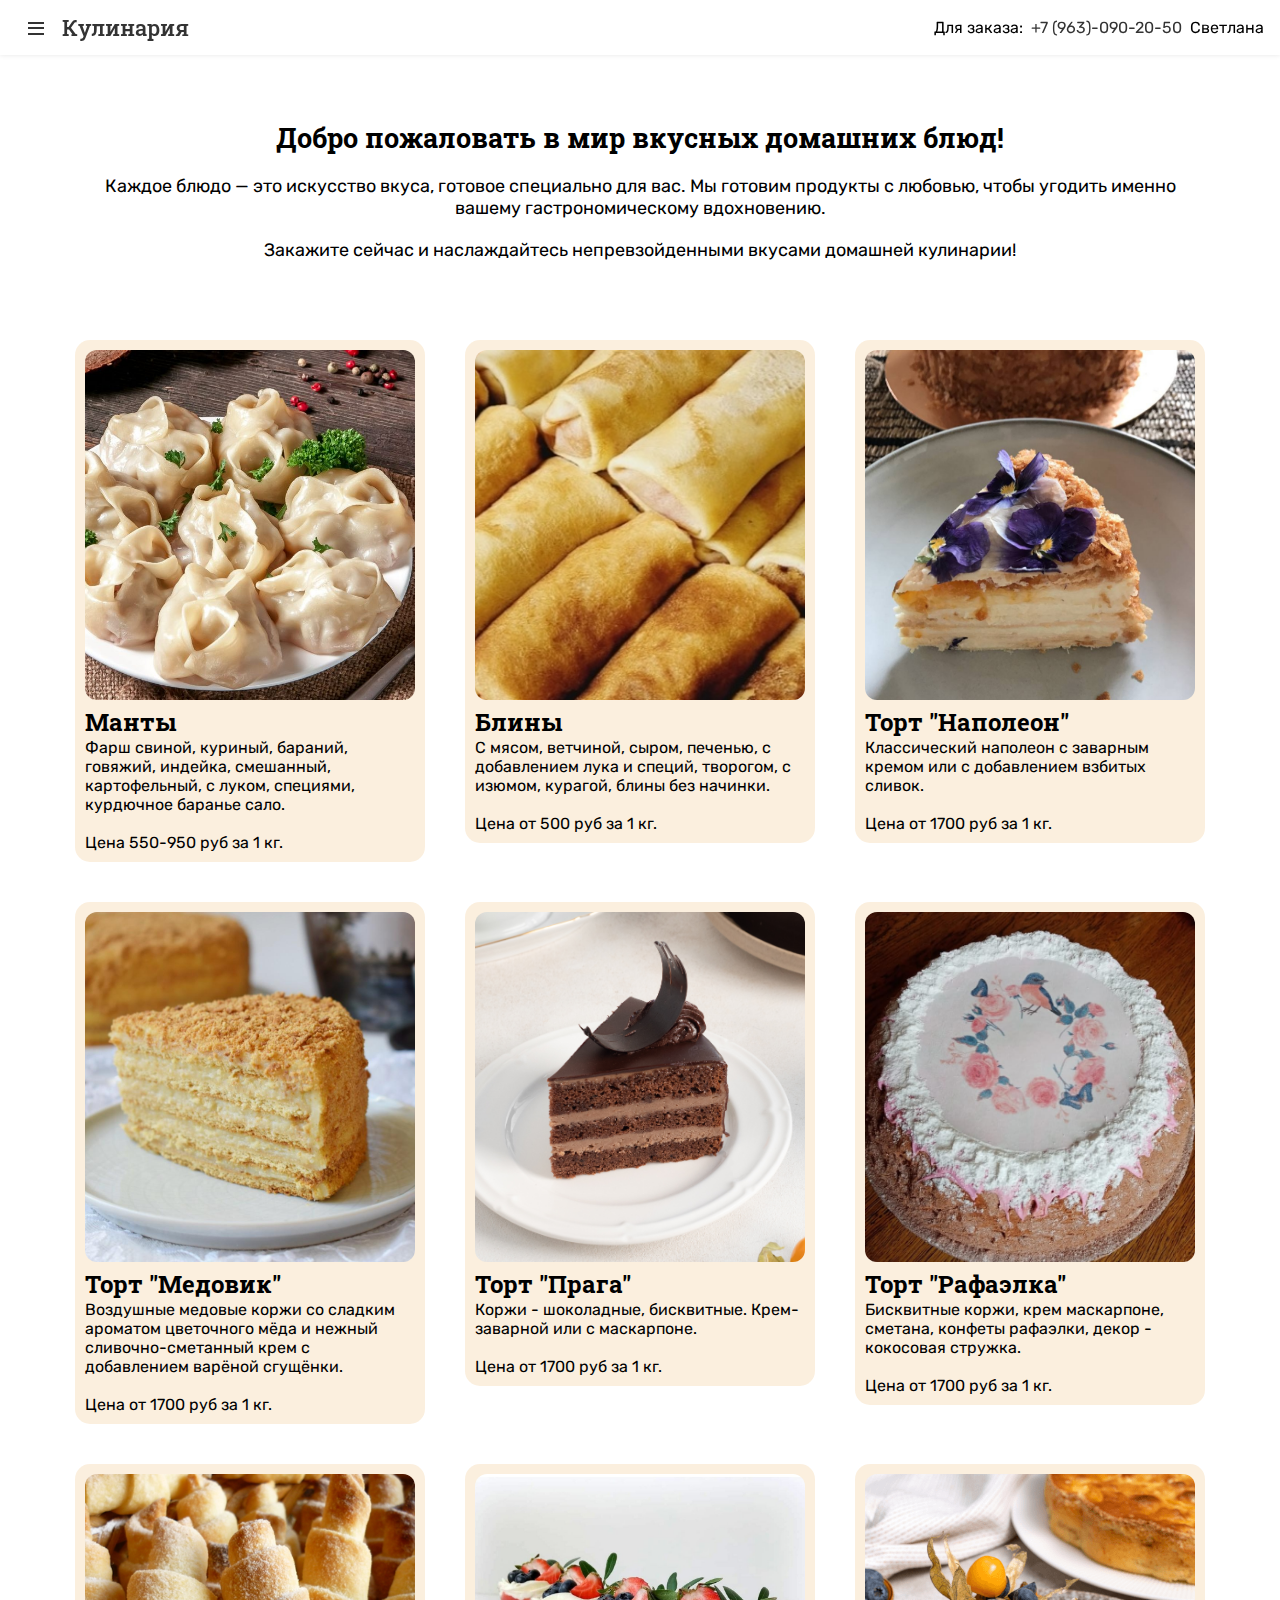
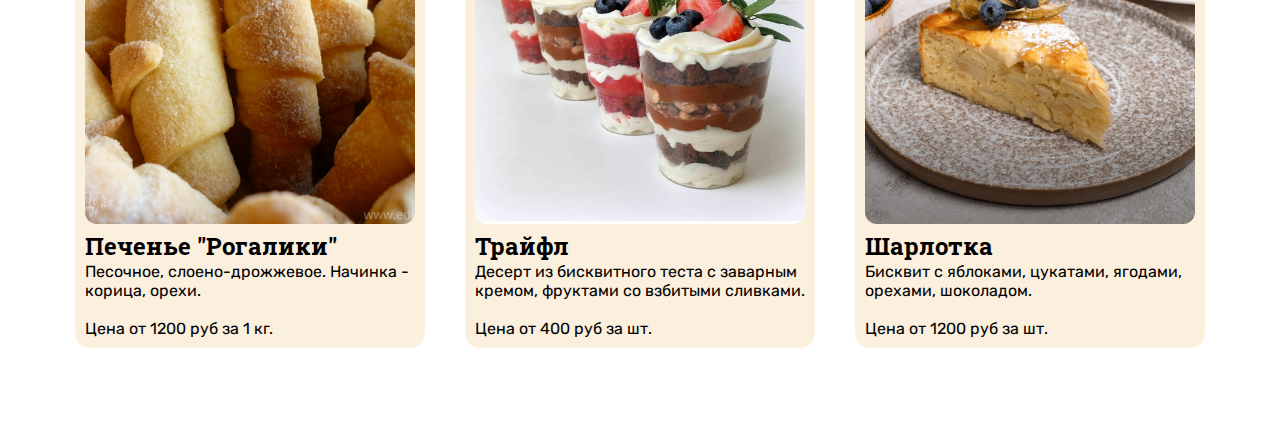
<file: index.html>
<!DOCTYPE html>
<html lang="ru">
<head>
    <link rel="stylesheet" href="style.css">
    <link href='https://unpkg.com/boxicons@2.1.4/css/boxicons.min.css' rel='stylesheet'>
    <link rel="shortcut icon" href="./assets/favicon.png" type="image/x-icon">
    <meta charset="UTF-8">
    <meta name="viewport" content="width=device-width, initial-scale=1.0">
    <title>Кулинария г. Челябинск</title>
</head>
<body>
    <!-- Navigation -->
    <nav>
        <div class="logo">
            <i class="bx bx-menu menu-icon"></i>
            <!-- Logo -->
            <a href="./index.html" class="logo-name">Кулинария</a>
        </div>

        <div class="contacts">
            <div class="contacts info">
            Для заказа: <a href="tel:+79630902050">+7 (963)-090-20-50</a>
            </div>
            <div class="contacts-info">
                Светлана
            </div>
        </div>

        <div class="sidebar">
            <div class="logo">
                <i class="bx bx-menu menu-icon"></i>
                <a href="./index.html" class="logo-name">Кулинария</a>
            </div>
            <div class="sidebar-content">
                <ul class="lists">
                    <li class="list">
                        <div class="nav-link">
                            <span class="link">
                                <i class='bx bx-phone icon'></i>
                                    <a href="tel:+79630902050">+7 (963)-090-20-50</a>
                            </span>
                        </div>
                </li>
                    <li class="list">
                        <a href="./index.html" class="nav-link">
                            <i class='bx bx-home icon'></i>
                            <span class="link">Все продукты</span>
                        </a>
                    </li>
                    <li class="list">
                        <a href="./pages/sugary/sugary.html" class="nav-link">
                            <i class='bx bxs-circle icon2'></i>
                            <span class="link">Кондитерские изделия</span>
                        </a>
                    </li>
                    <li class="list">
                        <a href="./pages/flour/flour.html" class="nav-link">
                            <i class='bx bxs-circle icon2'></i>
                            <span class="link">Горячие блюда</span>
                        </a>
                    </li>
                </ul>
            </div>
        </div>
    </nav>
    <section class="overlay"></section>
<!-- Приветственный текст -->
    <header class="welcome">
        <h2>Добро пожаловать в мир вкусных домашних блюд!</h2>
        <p>Каждое блюдо — это искусство вкуса, готовое специально для вас. Мы готовим 
            продукты с любовью, чтобы угодить именно вашему гастрономическому вдохновению.</p>

        <p>Закажите сейчас и наслаждайтесь непревзойденными вкусами домашней кулинарии!</p>
    </header>
    <!-- Container -->
    <div class="container">
        <!-- Первая карточка -->
        <div class="card">
            <div class="imgBx">
                <img src="./assets/манты1.jpg" alt="Манты">
            </div>
            <div class="content">
                <h2>
                    Манты
                </h2>
                <p>
                    Фарш свиной, куриный, бараний, говяжий, индейка, смешанный, картофельный, с луком, специями,
                    курдючное баранье сало. <br><br>
                    Цена 550-950 руб за 1 кг.
                </p>
            </div>
        </div>
        <!-- Вторая -->
        <div class="card">
            <div class="imgBx">
                <img src="./assets/блины с начинкой.jpg" alt="Блины">
            </div>
            <div class="content">
                <h2>
                    Блины
                </h2>
                <p>
                    С мясом, ветчиной, сыром, печенью, с добавлением лука и специй, творогом, с изюмом, курагой, блины без начинки.<br><br>
                    Цена от 500 руб за 1 кг.
                   
                </p>
            </div>
        </div>
        <!-- Третья -->
        <div class="card">
            <div class="imgBx">
                <img src="./assets/классический наполеон.jpg" alt="Торт Наполеон">
            </div>
            <div class="content">
                <h2>
                    Торт "Наполеон"
                </h2>
                <p>
                    Классический наполеон с заварным кремом или с добавлением взбитых сливок. <br><br>
                    Цена от 1700 руб за 1 кг.
                </p>
            </div>
        </div>
        <!-- Четвертая -->
        <div class="card">
            <div class="imgBx">
                <img src="./assets/медовик1.jpg" alt="Торт Медовик">
            </div>
            <div class="content">
                <h2>
                    Торт "Медовик"
                </h2>
                <p>
                    Воздушные медовые коржи со сладким ароматом цветочного мёда и нежный сливочно-сметанный крем 
                    с добавлением варёной сгущёнки.<br><br>
                    Цена от 1700 руб за 1 кг.
                </p>
            </div>
        </div>
        <!-- Пятая -->
        <div class="card">
            <div class="imgBx">
                <img src="./assets/Торт Прага1.jpg" alt="Торт Прага">
            </div>
            <div class="content">
                <h2>
                    Торт "Прага"
                </h2>
                <p>
                    Коржи - шоколадные, бисквитные.
                    Крем-заварной или с маскарпоне.<br><br>
                    Цена от 1700 руб за 1 кг.

                </p>
            </div>
        </div>
        <!-- шестая -->
        <div class="card">
            <div class="imgBx">
                <img src="./assets/Торт Рафаэлка.jpg" alt="Торт Рафаэлка">
            </div>
            <div class="content">
                <h2>
                    Торт "Рафаэлка"
                </h2>
                <p>
                    Бисквитные коржи, крем маскарпоне, 
                    сметана, конфеты рафаэлки, декор - кокосовая стружка. <br><br>
                    Цена от 1700 руб за 1 кг.
                </p>
            </div>
        </div>
        <!-- седьмая -->
        <div class="card">
            <div class="imgBx">
                <img src="./assets/печенье рогалики1.jpg" alt="Печенье Рогалики">
            </div>
            <div class="content">
                <h2>
                    Печенье "Рогалики"
                </h2>
                <p>
                    Песочное, слоено-дрожжевое. Начинка - корица, орехи.<br><br>
                    Цена от 1200 руб за 1 кг.
                </p>
            </div>
        </div>
        <!-- Восьмая -->
        <div class="card">
            <div class="imgBx">
                <img src="./assets/трайфл1.jpg" alt="Трайфлы">
            </div>
            <div class="content">
                <h2>
                    Трайфл
                </h2>
                <p>
                    Десерт из бисквитного теста с заварным кремом, фруктами со взбитыми сливками.<br><br>
                    Цена от 400 руб за шт.
                </p>
            </div>
        </div>
        <!-- Девятая -->
        <div class="card">
            <div class="imgBx">
                <img src="./assets/шарлотка1.png" alt="Шарлотка">
            </div>
            <div class="content">
                <h2>
                    Шарлотка
                </h2>
                <p>
                    Бисквит с яблоками, цукатами, ягодами, орехами, шоколадом.<br><br>
                    Цена от 1200 руб за шт.
                </p>
            </div>
        </div>
    </div>
        <!-- POPUP -->
        <div class="popup__bg">
            <form class="popup">
                <i class='bx bx-x close-popup'></i>
                <p>
                    Чтобы сделать заказ, позвоните по номеру: <a href="tel:+79630902050">+7 (963)-090-20-50</a> — Светлана
                </p>
            </form>
        </div>
<script src="./script.js"></script>
</body>
</html>
</file>
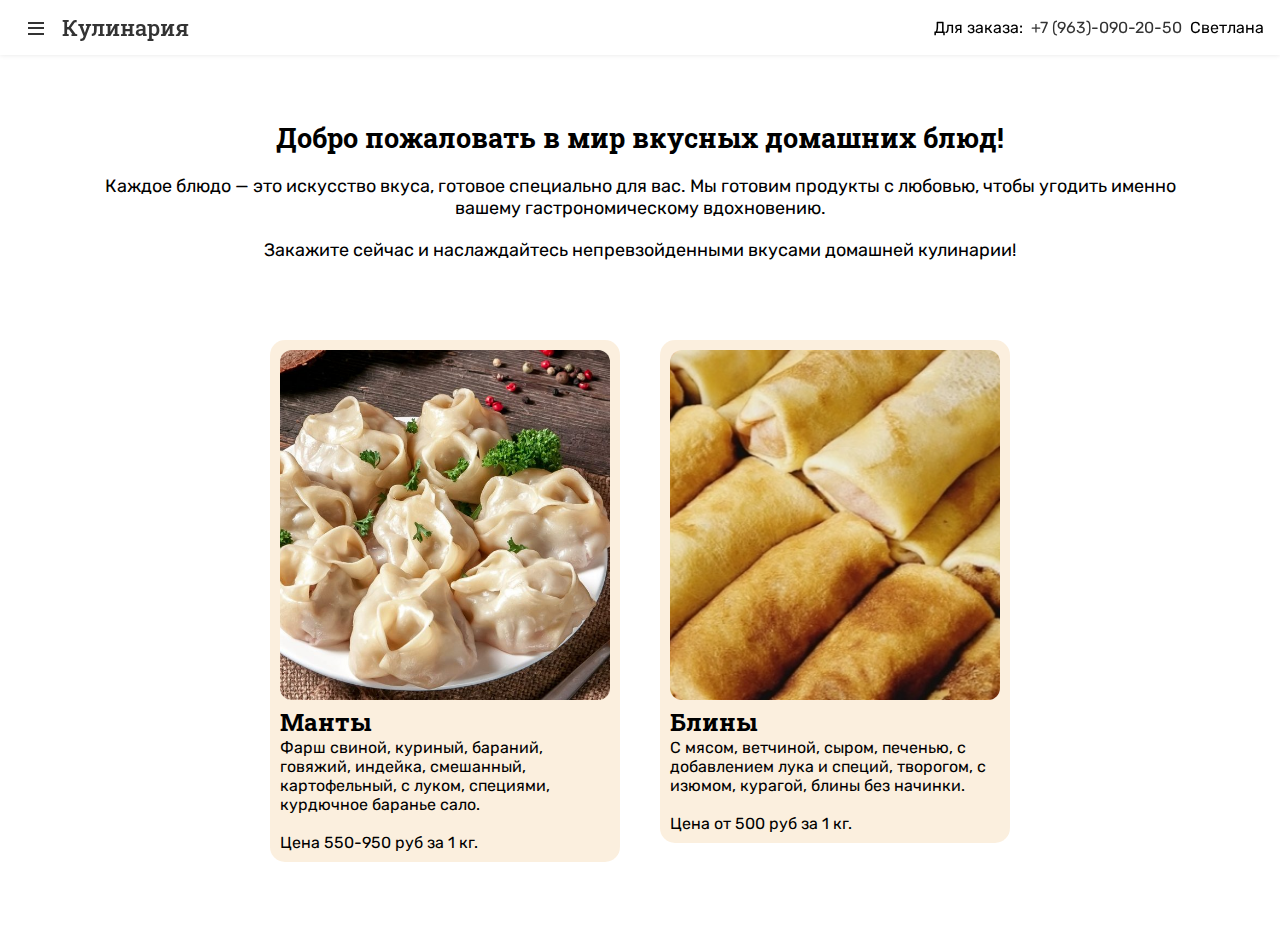
<file: pages/flour/flour.html>
<!DOCTYPE html>
<html lang="ru">
<head>
    <link rel="stylesheet" href="style.css">
    <link href='https://unpkg.com/boxicons@2.1.4/css/boxicons.min.css' rel='stylesheet'>
    <link rel="shortcut icon" href="./assets/favicon.png" type="image/x-icon">
    <meta charset="UTF-8">
    <meta name="viewport" content="width=device-width, initial-scale=1.0">
    <title>Кулинария г. Челябинск</title>
</head>
<body>
    <!-- Navigation -->
    <nav>
        <div class="logo">
            <i class="bx bx-menu menu-icon"></i>
            <!-- Logo -->
            <a href="../../index.html" class="logo-name">Кулинария</a>
        </div>

        <div class="contacts">
            <div class="contacts info">
            Для заказа: <a href="tel:+79630902050">+7 (963)-090-20-50</a>
            </div>
            <div class="contacts-info">
                Светлана
            </div>
        </div>

        <div class="sidebar">
            <div class="logo">
                <i class="bx bx-menu menu-icon"></i>
                <a href="../../index.html" class="logo-name">Кулинария</a>
            </div>
            <div class="sidebar-content">
                <ul class="lists">
                    <li class="list">
                        <div class="nav-link">
                            <span class="link">
                                <i class='bx bx-phone icon'></i>
                                    <a href="tel:+79630902050">+7 (963)-090-20-50</a>
                            </span>
                        </div>
                </li>
                    <li class="list">
                        <a href="../../index.html" class="nav-link">
                            <i class='bx bx-home icon'></i>
                            <span class="link">Все продукты</span>
                        </a>
                    </li>
                    <li class="list">
                        <a href="../sugary/sugary.html" class="nav-link">
                            <i class='bx bxs-circle icon2'></i>
                            <span class="link">Кондитерские изделия</span>
                        </a>
                    </li>
                    <li class="list">
                        <a href="../flour/flour.html" class="nav-link">
                            <i class='bx bxs-circle icon2'></i>
                            <span class="link">Горячие блюда</span>
                        </a>
                    </li>
                </ul>
            </div>
        </div>
    </nav>
    <section class="overlay"></section>
<!-- Приветственный текст -->
    <header class="welcome">
        <h2>Добро пожаловать в мир вкусных домашних блюд!</h2>
        <p>Каждое блюдо — это искусство вкуса, готовое специально для вас. Мы готовим 
            продукты с любовью, чтобы угодить именно вашему гастрономическому вдохновению.</p>

        <p>Закажите сейчас и наслаждайтесь непревзойденными вкусами домашней кулинарии!</p>
    </header>
    <!-- Container -->
    <div class="container">
         <!-- Первая карточка -->
         <div class="card">
            <div class="imgBx">
                <img src="../../assets/манты1.jpg" alt="Манты">
            </div>
            <div class="content">
                <h2>
                    Манты
                </h2>
                <p>
                    Фарш свиной, куриный, бараний, говяжий, индейка, смешанный, картофельный, с луком, специями,
                    курдючное баранье сало. <br><br>
                    Цена 550-950 руб за 1 кг.
                </p>
            </div>
        </div>
        <!-- Вторая -->
        <div class="card">
            <div class="imgBx">
                <img src="../../assets/блины с начинкой.jpg" alt="Блины">
            </div>
            <div class="content">
                <h2>
                    Блины
                </h2>
                <p>
                    С мясом, ветчиной, сыром, печенью, с добавлением лука и специй, творогом, с изюмом, курагой, блины без начинки.<br><br>
                    Цена от 500 руб за 1 кг.
                   
                </p>
            </div>
        </div>
    </div>
        <div class="popup__bg">
            <form class="popup">
                <i class='bx bx-x close-popup'></i>
                <p>
                    Чтобы сделать заказ, позвоните по номеру: <a href="tel:+79630902050">+7 (963)-090-20-50</a> — Светлана
                </p>
            </form>
        </div>
<script src="./script.js"></script>
</body>
</html>
</file>
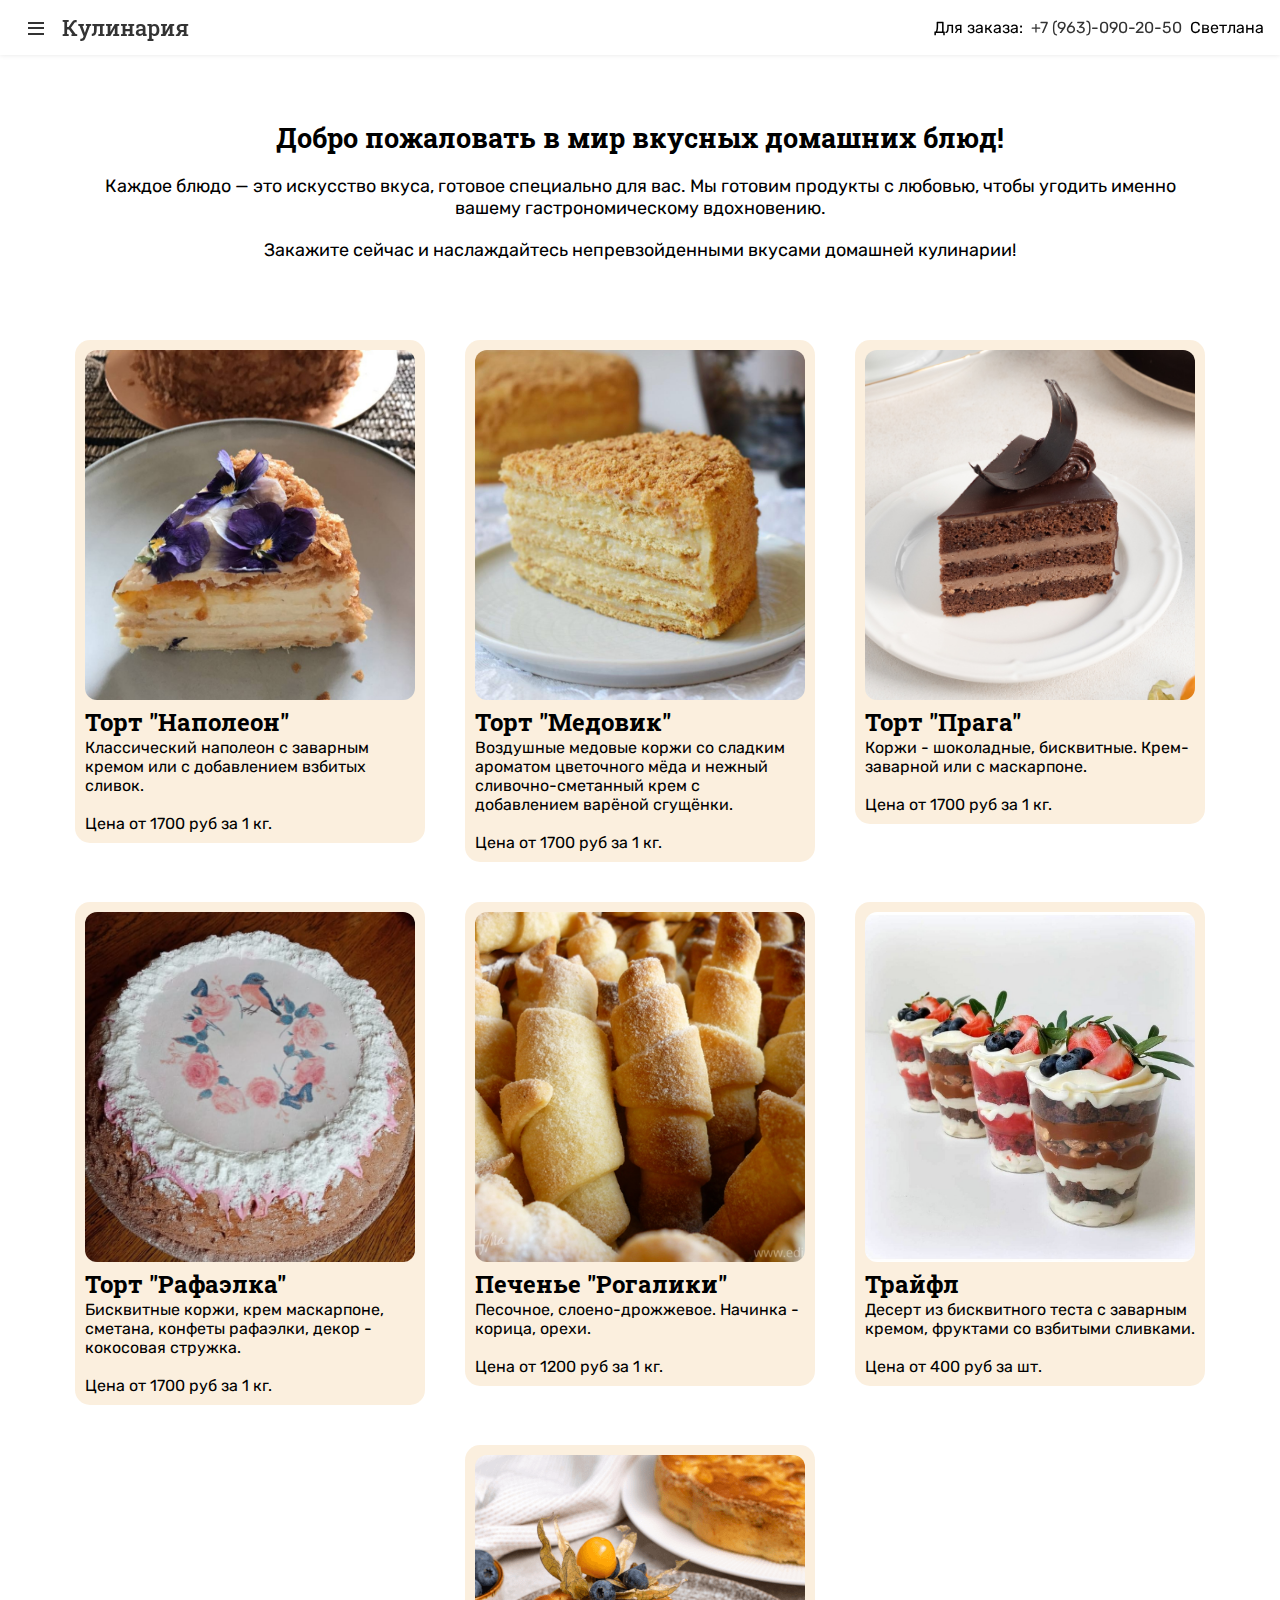
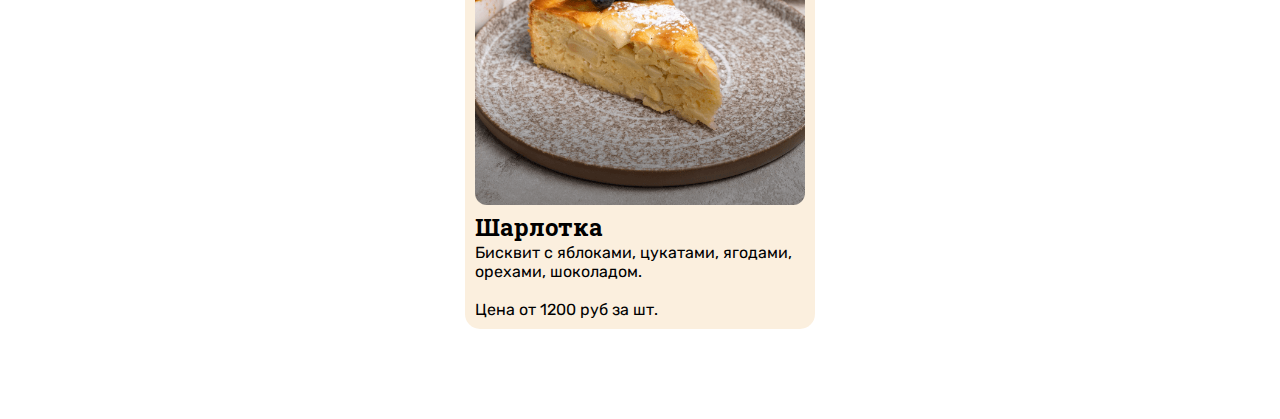
<file: pages/sugary/sugary.html>
<!DOCTYPE html>
<html lang="ru">
<head>
    <link rel="stylesheet" href="style.css">
    <link href='https://unpkg.com/boxicons@2.1.4/css/boxicons.min.css' rel='stylesheet'>
    <link rel="shortcut icon" href="./assets/favicon.png" type="image/x-icon">
    <meta charset="UTF-8">
    <meta name="viewport" content="width=device-width, initial-scale=1.0">
    <title>Кулинария г. Челябинск</title>
</head>
<body>
    <!-- Navigation -->
    <nav>
        <div class="logo">
            <i class="bx bx-menu menu-icon"></i>
            <!-- Logo -->
            <a href="../../index.html" class="logo-name">Кулинария</a>
        </div>

        <div class="contacts">
            <div class="contacts info">
            Для заказа: <a href="tel:+79630902050">+7 (963)-090-20-50</a>
            </div>
            <div class="contacts-info">
                Светлана
            </div>
        </div>

        <div class="sidebar">
            <div class="logo">
                <i class="bx bx-menu menu-icon"></i>
                <a href="../../index.html" class="logo-name">Кулинария</a>
            </div>
            <div class="sidebar-content">
                <ul class="lists">
                    <li class="list">
                        <div class="nav-link">
                            <span class="link">
                                <i class='bx bx-phone icon'></i>
                                    <a href="tel:+79630902050">+7 (963)-090-20-50</a>
                            </span>
                        </div>
                </li>
                    <li class="list">
                        <a href="../../index.html" class="nav-link">
                            <i class='bx bx-home icon'></i>
                            <span class="link">Все продукты</span>
                        </a>
                    </li>
                    <li class="list">
                        <a href="../sugary/sugary.html" class="nav-link">
                            <i class='bx bxs-circle icon2'></i>
                            <span class="link">Кондитерские изделия</span>
                        </a>
                    </li>
                    <li class="list">
                        <a href="../flour/flour.html" class="nav-link">
                            <i class='bx bxs-circle icon2'></i>
                            <span class="link">Горячие блюда</span>
                        </a>
                    </li>
                </ul>
            </div>
        </div>
    </nav>
    <section class="overlay"></section>
<!-- Приветственный текст -->
    <header class="welcome">
        <h2>Добро пожаловать в мир вкусных домашних блюд!</h2>
        <p>Каждое блюдо — это искусство вкуса, готовое специально для вас. Мы готовим 
            продукты с любовью, чтобы угодить именно вашему гастрономическому вдохновению.</p>

        <p>Закажите сейчас и наслаждайтесь непревзойденными вкусами домашней кулинарии!</p>
    </header>
    <!-- Container -->
    <div class="container">
        <!-- Третья -->
        <div class="card">
            <div class="imgBx">
                <img src="../../assets/классический наполеон.jpg" alt="Торт Наполеон">
            </div>
            <div class="content">
                <h2>
                    Торт "Наполеон"
                </h2>
                <p>
                    Классический наполеон с заварным кремом или с добавлением взбитых сливок. <br><br>
                    Цена от 1700 руб за 1 кг.
                </p>
            </div>
        </div>
        <!-- Четвертая -->
        <div class="card">
            <div class="imgBx">
                <img src="../../assets/медовик1.jpg" alt="Торт Медовик">
            </div>
            <div class="content">
                <h2>
                    Торт "Медовик"
                </h2>
                <p>
                    Воздушные медовые коржи со сладким ароматом цветочного мёда и нежный сливочно-сметанный крем 
                    с добавлением варёной сгущёнки.<br><br>
                    Цена от 1700 руб за 1 кг.
                </p>
            </div>
        </div>
        <!-- Пятая -->
        <div class="card">
            <div class="imgBx">
                <img src="../../assets/Торт Прага1.jpg" alt="Торт Прага">
            </div>
            <div class="content">
                <h2>
                    Торт "Прага"
                </h2>
                <p>
                    Коржи - шоколадные, бисквитные.
                    Крем-заварной или с маскарпоне.<br><br>
                    Цена от 1700 руб за 1 кг.

                </p>
            </div>
        </div>
        <!-- шестая -->
        <div class="card">
            <div class="imgBx">
                <img src="../../assets/Торт Рафаэлка.jpg" alt="Торт Рафаэлка">
            </div>
            <div class="content">
                <h2>
                    Торт "Рафаэлка"
                </h2>
                <p>
                    Бисквитные коржи, крем маскарпоне, 
                    сметана, конфеты рафаэлки, декор - кокосовая стружка. <br><br>
                    Цена от 1700 руб за 1 кг.
                </p>
            </div>
        </div>
        <!-- седьмая -->
        <div class="card">
            <div class="imgBx">
                <img src="../../assets/печенье рогалики1.jpg" alt="Печенье Рогалики">
            </div>
            <div class="content">
                <h2>
                    Печенье "Рогалики"
                </h2>
                <p>
                    Песочное, слоено-дрожжевое. Начинка - корица, орехи.<br><br>
                    Цена от 1200 руб за 1 кг.
                </p>
            </div>
        </div>
        <!-- Восьмая -->
        <div class="card">
            <div class="imgBx">
                <img src="../../assets/трайфл1.jpg" alt="Трайфлы">
            </div>
            <div class="content">
                <h2>
                    Трайфл
                </h2>
                <p>
                    Десерт из бисквитного теста с заварным кремом, фруктами со взбитыми сливками.<br><br>
                    Цена от 400 руб за шт.
                </p>
            </div>
        </div>
        <!-- Девятая -->
        <div class="card">
            <div class="imgBx">
                <img src="../../assets/шарлотка1.png" alt="Шарлотка">
            </div>
            <div class="content">
                <h2>
                    Шарлотка
                </h2>
                <p>
                    Бисквит с яблоками, цукатами, ягодами, орехами, шоколадом.<br><br>
                    Цена от 1200 руб за шт.
                </p>
            </div>
        </div>
        </div>
        <!-- POPUP -->
        <div class="popup__bg">
            <form class="popup">
                <i class='bx bx-x close-popup'></i>
                <p>
                    Чтобы сделать заказ, позвоните по номеру: <a href="tel:+79630902050">+7 (963)-090-20-50</a> — Светлана
                </p>
            </form>
        </div>
<script src="./script.js"></script>
</body>
</html>
</file>
<file: style.css>
@import url('https://fonts.googleapis.com/css2?family=Roboto+Slab:wght@600&family=Rubik:wght@300;400;500&display=swap');/* Mobile */
*{
    margin: 0;
    padding: 0;
    box-sizing: border-box;
    font-family: 'Rubik', sans-serif;
}
a{
    text-decoration: none;
    color:#333;
}
h1,h2,h3,h4,h5,h6{
    font-family: 'Roboto Slab', serif;
}
body{
    min-height: 100%;
    background: white;
}
nav{
    position: fixed;
    top: 0px;
    left: 0;
    height: 55px;
    width: 100%;
    display: flex;
    align-items: center;
    background: white;
    box-shadow: 0 0 5px rgba(0, 0, 0, 0.1);
    z-index: 1;
}
nav .logo{
    display: flex;
    align-items: center;
    margin: 0 24px;
}
.logo .menu-icon{
    color: #333;
    font-size: 24px;
    margin-top: 2px;
    margin-right: 14px;
    cursor: pointer;
}
.logo .logo-name{
    color: #333;
    font-size: 22px;
    font-weight: 500;
    font-family: 'Roboto Slab', serif;
}
nav .sidebar{
    position: fixed;
    top: 0;
    left: -100%;
    height: 100%;
    width: 260px;
    padding: 15px 0;
    background-color: #fff;
    box-shadow: 0 5px 10px rgba(0, 0, 0, 0.1);
    transition: all 0.4s ease;
}
nav.open .sidebar{
    left: 0;
}
.sidebar .sidebar-content{
    padding: 30px 16px;
}
.sidebar-content .list{
    list-style: none;
}
.list .nav-link{
    display: flex;
    align-items: center;
    text-decoration: none;
    padding: 10px 12px;
    border-radius: 8px;
}
.nav-link:hover{
    background-color: #b6b6b6;
}
.nav-link .icon{
    margin-right: 14px;
    font-size: 20px;
    color: #707070;
}
.nav-link .icon2{
    margin-right: 20px;
    margin-left: 4px;
    font-size: 10px;
    color: #707070;
}
.nav-link .link{
    font-size: 16px;
    color: #707070;
    font-weight: 400;
}
.nav-link:hover .icon,
.nav-link:hover .link{
    color: #fff;
}
.overlay{
    position: fixed;
    top: 0;
    left: -100%;
    height: 100vh;
    width: 200%;
    opacity: 0;
    pointer-events: none;
    transition: all 0.4s ease;
    background: rgba(0, 0, 0, 0.3);
    z-index: 1;
}
nav.open ~ .overlay{
    opacity: 1;
    left: 260px;
    pointer-events: auto;
}
.contacts{
    display: none;
    width: 100%;
    align-items: center;
    justify-content: flex-end;
    gap: 8px;
}
.contacts .contacts-info{
    padding-right: 16px;
}
.welcome{
    display: flex;
    flex-direction: column;
    height: 20vh;
    margin-top: 150px;
    margin-bottom: 90px;
    padding: 20px;
    justify-content: center;
    align-items: center;
    text-align: center;
    gap: 20px;
}
.container{
    display: flex;
    flex-direction: column;
    position: relative;
    padding: 0px 10px;
    margin: 70px 0px;
    width: 100%;
    height: 100%;
    /* background-color: rgba(0, 0, 0, 0.3); */
    justify-content: flex-start;
    align-items: center;
}
.container .card{
    padding: 10px;
    width: 300px;
    background-color: #e08c0f23;
    border-radius: 15px;
    margin: 10px;
    cursor: pointer;
}
.container img{
    max-width:100%;
    min-width:100%;
    height: 240px;
    object-fit: cover;
    border-radius: 12px;
}
.card .content{
    padding-top: 2px;
    font-size:16px;
}

/* POPUP mobile*/
.popup__bg{
    position: fixed;
    top: 0;
    left: 0;
    width: 100%;
    height: 100vh;
    background: rgba(0, 0, 0, 0.3);
    opacity: 0;
    pointer-events: none;
    transition: 0.5s all;
    z-index: 2;
}
.popup__bg.active{
    opacity: 1;
    pointer-events: all;
    transition: 0.5s all;
}
.popup{
    position: absolute;
    top: 50%;
    left: 50%;
    transform: translate(-50%, -50%);
    background: #fff;
    width: 300px;
    padding: 18px;
    border-radius: 5px;
    text-align: center;
    justify-content: center;
}
.close-popup{
    position: absolute;
    top: 0px;
    right: 0px;
    cursor: pointer;
    font-size: 26px;
}


/* Small tablet menu */
@media all and (min-width:425px){
    .welcome{
        margin-top: 100px;
        margin-bottom: 0px;
    }
    .container{
       flex-wrap: wrap;
       flex-direction: row;
       justify-content: center;
       align-items: flex-start;
       padding: 0px 5px;
    }
    .container img{
        width: 180px;
        height: 160px;
    }
    .container .card{
        width: 185px;
        margin: 6px;
    }
    .card .content{
        font-size:10px;
    }
    .contacts{
        display: flex;
    }
    .popup{
        width: 350px;
        padding: 23px;
    }
}

/* Tablet */
@media all and (min-width:485px){
    .welcome{
        margin-top: 100px;
        margin-bottom: 0px;
    }
    .container{
       flex-wrap: wrap;
       flex-direction: row;
       justify-content: space-around;
       align-items: flex-start;
       padding: 0px 10px;
       margin-top: 40px;
    }
    .container img{
        width: 180px;
        height: 180px;
    }
    .container .card{
        width: 200px;
        margin: 12px;
    }
    .card .content{
        font-size:10px;
    }
    .contacts{
        display: flex;
    }
    .popup{
        width: 400px;
        padding: 25px;
        font-size: 18px;
    }
}


/* Desktop menu */
@media all and (min-width:860px){
    .welcome{
        margin-top: 100px;
        margin-bottom: 0px;
        padding: 0px 90px;
        font-size: 18px;
    }
    .container{
       flex-wrap: wrap;
       flex-direction: row;
       justify-content: center;
       align-items: flex-start;
    }
    .container img{
        width: 350px;
        height: 350px;
    }
    .container .card{
        margin: 20px;
        width: 350px;
    }
    .card .content{
        font-size:16px;
    }
    .contacts{
        display: flex;
    }
    .popup{
        width: 750px;
        padding: 35px 25px;
        font-size: 19px;
    }
}
@media all and (max-width:571px){
    .contacts{
    display: none;
    }
}
</file>
<file: pages/flour/style.css>
@import url('https://fonts.googleapis.com/css2?family=Roboto+Slab:wght@600&family=Rubik:wght@300;400;500&display=swap');/* Mobile */
*{
    margin: 0;
    padding: 0;
    box-sizing: border-box;
    font-family: 'Rubik', sans-serif;
}
a{
    text-decoration: none;
    color:#333;
}
h1,h2,h3,h4,h5,h6{
    font-family: 'Roboto Slab', serif;
}
body{
    min-height: 100%;
    background: white;
}
nav{
    position: fixed;
    top: 0px;
    left: 0;
    height: 55px;
    width: 100%;
    display: flex;
    align-items: center;
    background: white;
    box-shadow: 0 0 5px rgba(0, 0, 0, 0.1);
    z-index: 1;
}
nav .logo{
    display: flex;
    align-items: center;
    margin: 0 24px;
}
.logo .menu-icon{
    color: #333;
    font-size: 24px;
    margin-top: 2px;
    margin-right: 14px;
    cursor: pointer;
}
.logo .logo-name{
    color: #333;
    font-size: 22px;
    font-weight: 500;
    font-family: 'Roboto Slab', serif;
}
nav .sidebar{
    position: fixed;
    top: 0;
    left: -100%;
    height: 100%;
    width: 260px;
    padding: 15px 0;
    background-color: #fff;
    box-shadow: 0 5px 10px rgba(0, 0, 0, 0.1);
    transition: all 0.4s ease;
}
nav.open .sidebar{
    left: 0;
}
.sidebar .sidebar-content{
    padding: 30px 16px;
}
.sidebar-content .list{
    list-style: none;
}
.list .nav-link{
    display: flex;
    align-items: center;
    text-decoration: none;
    padding: 10px 12px;
    border-radius: 8px;
}
.nav-link:hover{
    background-color: #b6b6b6;
}
.nav-link .icon{
    margin-right: 14px;
    font-size: 20px;
    color: #707070;
}
.nav-link .icon2{
    margin-right: 20px;
    margin-left: 4px;
    font-size: 10px;
    color: #707070;
}
.nav-link .link{
    font-size: 16px;
    color: #707070;
    font-weight: 400;
}
.nav-link:hover .icon,
.nav-link:hover .link{
    color: #fff;
}
.overlay{
    position: fixed;
    top: 0;
    left: -100%;
    height: 100vh;
    width: 200%;
    opacity: 0;
    pointer-events: none;
    transition: all 0.4s ease;
    background: rgba(0, 0, 0, 0.3);
    z-index: 1;
}
nav.open ~ .overlay{
    opacity: 1;
    left: 260px;
    pointer-events: auto;
}
.contacts{
    display: none;
    width: 100%;
    align-items: center;
    justify-content: flex-end;
    gap: 8px;
}
.contacts .contacts-info{
    padding-right: 16px;
}
.welcome{
    display: flex;
    flex-direction: column;
    height: 20vh;
    margin-top: 150px;
    margin-bottom: 90px;
    padding: 20px;
    justify-content: center;
    align-items: center;
    text-align: center;
    gap: 20px;
}
.container{
    display: flex;
    flex-direction: column;
    position: relative;
    padding: 0px 10px;
    margin: 70px 0px;
    width: 100%;
    height: 100%;
    /* background-color: rgba(0, 0, 0, 0.3); */
    justify-content: flex-start;
    align-items: center;
}
.container .card{
    padding: 10px;
    width: 300px;
    background-color: #e08c0f23;
    border-radius: 15px;
    margin: 10px;
    cursor: pointer;
}
.container img{
    max-width:100%;
    min-width:100%;
    height: 240px;
    object-fit: cover;
    border-radius: 12px;
}
.card .content{
    padding-top: 2px;
    font-size:16px;
}

/* POPUP mobile*/
.popup__bg{
    position: fixed;
    top: 0;
    left: 0;
    width: 100%;
    height: 100vh;
    background: rgba(0, 0, 0, 0.3);
    opacity: 0;
    pointer-events: none;
    transition: 0.5s all;
    z-index: 2;
}
.popup__bg.active{
    opacity: 1;
    pointer-events: all;
    transition: 0.5s all;
}
.popup{
    position: absolute;
    top: 50%;
    left: 50%;
    transform: translate(-50%, -50%);
    background: #fff;
    width: 300px;
    padding: 18px;
    border-radius: 5px;
    text-align: center;
    justify-content: center;
}
.close-popup{
    position: absolute;
    top: 0px;
    right: 0px;
    cursor: pointer;
    font-size: 26px;
}


/* Small tablet menu */
@media all and (min-width:425px){
    .welcome{
        margin-top: 100px;
        margin-bottom: 0px;
    }
    .container{
       flex-wrap: wrap;
       flex-direction: row;
       justify-content: center;
       align-items: flex-start;
       padding: 0px 5px;
    }
    .container img{
        width: 180px;
        height: 160px;
    }
    .container .card{
        width: 185px;
        margin: 6px;
    }
    .card .content{
        font-size:10px;
    }
    .contacts{
        display: flex;
    }
    .popup{
        width: 350px;
        padding: 23px;
    }
}

/* Tablet */
@media all and (min-width:485px){
    .welcome{
        margin-top: 100px;
        margin-bottom: 0px;
    }
    .container{
       flex-wrap: wrap;
       flex-direction: row;
       justify-content: space-around;
       align-items: flex-start;
       padding: 0px 10px;
       margin-top: 40px;
    }
    .container img{
        width: 180px;
        height: 180px;
    }
    .container .card{
        width: 200px;
        margin: 12px;
    }
    .card .content{
        font-size:10px;
    }
    .contacts{
        display: flex;
    }
    .popup{
        width: 400px;
        padding: 25px;
        font-size: 18px;
    }
}


/* Desktop menu */
@media all and (min-width:860px){
    .welcome{
        margin-top: 100px;
        margin-bottom: 0px;
        padding: 0px 90px;
        font-size: 18px;
    }
    .container{
       flex-wrap: wrap;
       flex-direction: row;
       justify-content: center;
       align-items: flex-start;
    }
    .container img{
        width: 350px;
        height: 350px;
    }
    .container .card{
        margin: 20px;
        width: 350px;
    }
    .card .content{
        font-size:16px;
    }
    .contacts{
        display: flex;
    }
    .popup{
        width: 750px;
        padding: 35px 25px;
        font-size: 19px;
    }
}
@media all and (max-width:571px){
    .contacts{
    display: none;
    }
}
</file>
<file: pages/sugary/style.css>
@import url('https://fonts.googleapis.com/css2?family=Roboto+Slab:wght@600&family=Rubik:wght@300;400;500&display=swap');/* Mobile */
*{
    margin: 0;
    padding: 0;
    box-sizing: border-box;
    font-family: 'Rubik', sans-serif;
}
a{
    text-decoration: none;
    color:#333;
}
h1,h2,h3,h4,h5,h6{
    font-family: 'Roboto Slab', serif;
}
body{
    min-height: 100%;
    background: white;
}
nav{
    position: fixed;
    top: 0px;
    left: 0;
    height: 55px;
    width: 100%;
    display: flex;
    align-items: center;
    background: white;
    box-shadow: 0 0 5px rgba(0, 0, 0, 0.1);
    z-index: 1;
}
nav .logo{
    display: flex;
    align-items: center;
    margin: 0 24px;
}
.logo .menu-icon{
    color: #333;
    font-size: 24px;
    margin-top: 2px;
    margin-right: 14px;
    cursor: pointer;
}
.logo .logo-name{
    color: #333;
    font-size: 22px;
    font-weight: 500;
    font-family: 'Roboto Slab', serif;
}
nav .sidebar{
    position: fixed;
    top: 0;
    left: -100%;
    height: 100%;
    width: 260px;
    padding: 15px 0;
    background-color: #fff;
    box-shadow: 0 5px 10px rgba(0, 0, 0, 0.1);
    transition: all 0.4s ease;
}
nav.open .sidebar{
    left: 0;
}
.sidebar .sidebar-content{
    padding: 30px 16px;
}
.sidebar-content .list{
    list-style: none;
}
.list .nav-link{
    display: flex;
    align-items: center;
    text-decoration: none;
    padding: 10px 12px;
    border-radius: 8px;
}
.nav-link:hover{
    background-color: #b6b6b6;
}
.nav-link .icon{
    margin-right: 14px;
    font-size: 20px;
    color: #707070;
}
.nav-link .icon2{
    margin-right: 20px;
    margin-left: 4px;
    font-size: 10px;
    color: #707070;
}
.nav-link .link{
    font-size: 16px;
    color: #707070;
    font-weight: 400;
}
.nav-link:hover .icon,
.nav-link:hover .link{
    color: #fff;
}
.overlay{
    position: fixed;
    top: 0;
    left: -100%;
    height: 100vh;
    width: 200%;
    opacity: 0;
    pointer-events: none;
    transition: all 0.4s ease;
    background: rgba(0, 0, 0, 0.3);
    z-index: 1;
}
nav.open ~ .overlay{
    opacity: 1;
    left: 260px;
    pointer-events: auto;
}
.contacts{
    display: none;
    width: 100%;
    align-items: center;
    justify-content: flex-end;
    gap: 8px;
}
.contacts .contacts-info{
    padding-right: 16px;
}
.welcome{
    display: flex;
    flex-direction: column;
    height: 20vh;
    margin-top: 150px;
    margin-bottom: 90px;
    padding: 20px;
    justify-content: center;
    align-items: center;
    text-align: center;
    gap: 20px;
}
.container{
    display: flex;
    flex-direction: column;
    position: relative;
    padding: 0px 10px;
    margin: 70px 0px;
    width: 100%;
    height: 100%;
    /* background-color: rgba(0, 0, 0, 0.3); */
    justify-content: flex-start;
    align-items: center;
}
.container .card{
    padding: 10px;
    width: 300px;
    background-color: #e08c0f23;
    border-radius: 15px;
    margin: 10px;
    cursor: pointer;
}
.container img{
    max-width:100%;
    min-width:100%;
    height: 240px;
    object-fit: cover;
    border-radius: 12px;
}
.card .content{
    padding-top: 2px;
    font-size:16px;
}

/* POPUP mobile*/
.popup__bg{
    position: fixed;
    top: 0;
    left: 0;
    width: 100%;
    height: 100vh;
    background: rgba(0, 0, 0, 0.3);
    opacity: 0;
    pointer-events: none;
    transition: 0.5s all;
    z-index: 2;
}
.popup__bg.active{
    opacity: 1;
    pointer-events: all;
    transition: 0.5s all;
}
.popup{
    position: absolute;
    top: 50%;
    left: 50%;
    transform: translate(-50%, -50%);
    background: #fff;
    width: 300px;
    padding: 18px;
    border-radius: 5px;
    text-align: center;
    justify-content: center;
}
.close-popup{
    position: absolute;
    top: 0px;
    right: 0px;
    cursor: pointer;
    font-size: 26px;
}


/* Small tablet menu */
@media all and (min-width:425px){
    .welcome{
        margin-top: 100px;
        margin-bottom: 0px;
    }
    .container{
       flex-wrap: wrap;
       flex-direction: row;
       justify-content: center;
       align-items: flex-start;
       padding: 0px 5px;
    }
    .container img{
        width: 180px;
        height: 160px;
    }
    .container .card{
        width: 185px;
        margin: 6px;
    }
    .card .content{
        font-size:10px;
    }
    .contacts{
        display: flex;
    }
    .popup{
        width: 350px;
        padding: 23px;
    }
}

/* Tablet */
@media all and (min-width:485px){
    .welcome{
        margin-top: 100px;
        margin-bottom: 0px;
    }
    .container{
       flex-wrap: wrap;
       flex-direction: row;
       justify-content: space-around;
       align-items: flex-start;
       padding: 0px 10px;
       margin-top: 40px;
    }
    .container img{
        width: 180px;
        height: 180px;
    }
    .container .card{
        width: 200px;
        margin: 12px;
    }
    .card .content{
        font-size:10px;
    }
    .contacts{
        display: flex;
    }
    .popup{
        width: 400px;
        padding: 25px;
        font-size: 18px;
    }
}


/* Desktop menu */
@media all and (min-width:860px){
    .welcome{
        margin-top: 100px;
        margin-bottom: 0px;
        padding: 0px 90px;
        font-size: 18px;
    }
    .container{
       flex-wrap: wrap;
       flex-direction: row;
       justify-content: center;
       align-items: flex-start;
    }
    .container img{
        width: 350px;
        height: 350px;
    }
    .container .card{
        margin: 20px;
        width: 350px;
    }
    .card .content{
        font-size:16px;
    }
    .contacts{
        display: flex;
    }
    .popup{
        width: 750px;
        padding: 35px 25px;
        font-size: 19px;
    }
}
@media all and (max-width:571px){
    .contacts{
    display: none;
    }
}
</file>
